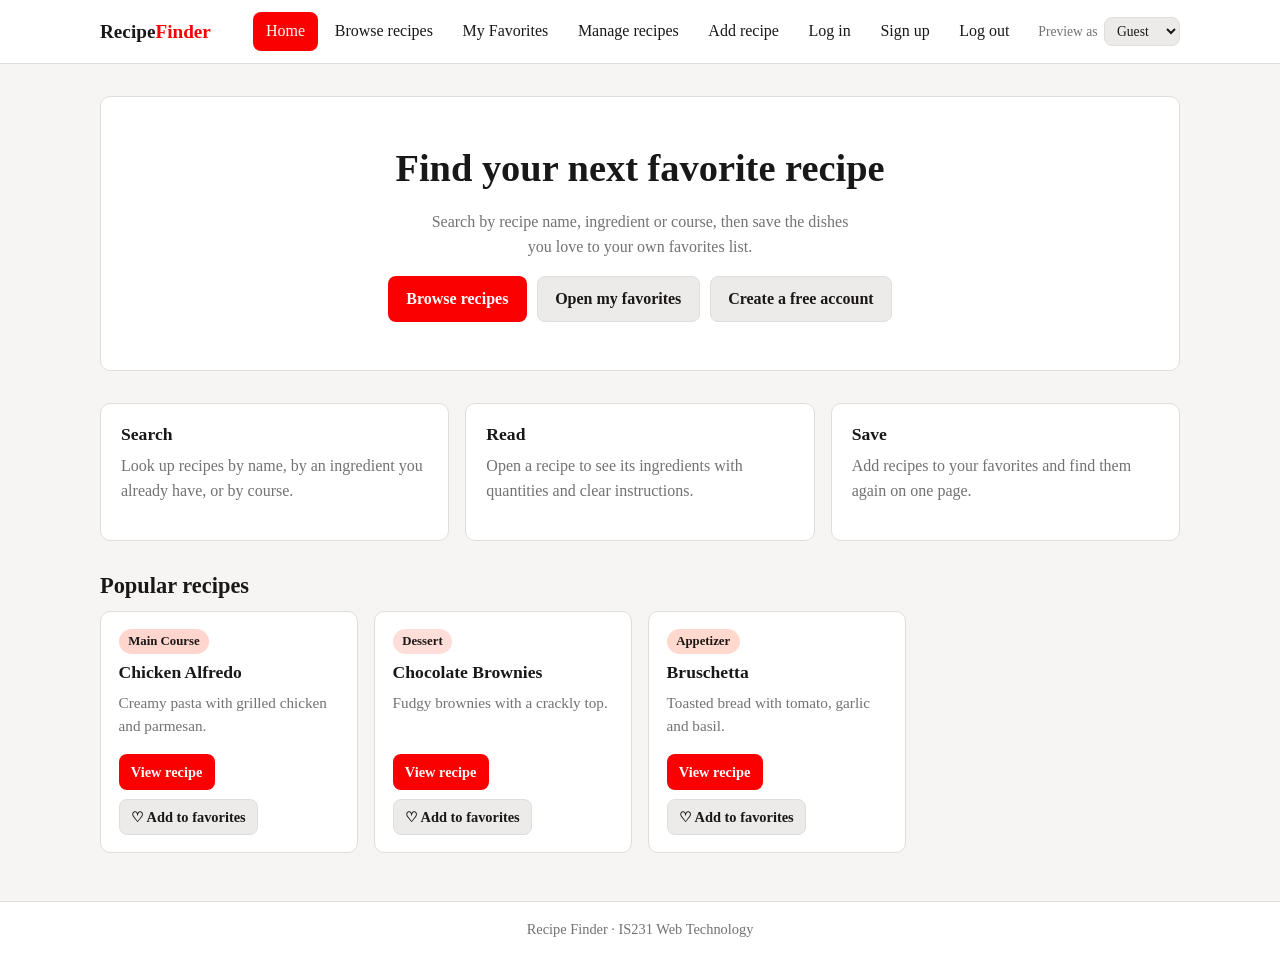
<file: index.html>
<!DOCTYPE html>
<html lang="en">
<head>
    <meta charset="utf-8">
    <meta name="viewport" content="width=device-width, initial-scale=1">
    <title>Home | Recipe Finder</title>
    <link rel="stylesheet" href="css/style.css">
</head>
<body data-default="guest">
    <header class="site-header">
        <div class="container header-row">
            <a class="brand" href="index.html">Recipe<span>Finder</span></a>
            <nav class="nav" aria-label="Main navigation">
                <a href="index.html" aria-current="page">Home</a> <!--data-roles="guest user admin"-->
                <a href="browse.html">Browse recipes</a> <!--data-roles="guest user admin"-->
                <a href="favorites.html">My Favorites</a> <!--data-roles="user"-->
                <a href="admin.html">Manage recipes</a> <!--data-roles="admin"-->
                <a href="recipe-form.html">Add recipe</a> <!--data-roles="admin"-->
                <a href="login.html">Log in</a> <!--data-roles="guest"-->
                <a href="signup.html">Sign up</a> <!--data-roles="guest"-->
                <a href="index.html" data-logout>Log out</a> <!--data-roles="user admin"-->
            </nav>
            <div class="role-switch"><label for="role-select" style="margin:0;font-weight:400">Preview as</label>
                <select id="role-select">
                    <option value="guest">Guest</option>
                    <option value="user">User</option>
                    <option value="admin">Admin</option>
                </select>
            </div>
        </div>
    </header>
    <main class="container">
        <section class="hero">
            <h1>Find your next favorite recipe</h1>
            <p>Search by recipe name, ingredient or course, then save the dishes you love to your own favorites list.
            </p>
            <div class="actions">
                <a class="btn" href="browse.html">Browse recipes</a>
                <a class="btn btn-secondary" href="favorites.html" data-roles="user">Open my favorites</a>
                <a class="btn btn-secondary" href="signup.html" data-roles="guest">Create a free account</a>
            </div>
        </section>
        <section class="steps" aria-label="How it works">
            <div class="panel">
                <h3>Search</h3>
                <p class="muted">Look up recipes by name, by an ingredient you already have, or by course.</p>
            </div>
            <div class="panel">
                <h3>Read</h3>
                <p class="muted">Open a recipe to see its ingredients with quantities and clear instructions.</p>
            </div>
            <div class="panel">
                <h3>Save</h3>
                <p class="muted">Add recipes to your favorites and find them again on one page.</p>
            </div>
        </section>
        <h2>Popular recipes</h2>
        <div class="grid">
            <article class="recipe-card" data-name="chicken alfredo" data-course="Main Course"
                data-ingredients="chicken, pasta, cream, parmesan, butter">
                <span class="badge badge-main">Main Course</span>
                <h3>Chicken Alfredo</h3>
                <p>Creamy pasta with grilled chicken and parmesan.</p>
                <div class="actions"><a class="btn btn-sm" href="recipe.html">View recipe</a>
                    <button class="btn btn-sm btn-secondary" type="button" data-fav aria-pressed="false">♡ Add to
                        favorites</button>
                </div>
            </article>
            <article class="recipe-card" data-name="chocolate brownies" data-course="Dessert"
                data-ingredients="chocolate, butter, sugar, eggs, flour">
                <span class="badge badge-dessert">Dessert</span>
                <h3>Chocolate Brownies</h3>
                <p>Fudgy brownies with a crackly top.</p>
                <div class="actions"><a class="btn btn-sm" href="recipe.html">View recipe</a>
                    <button class="btn btn-sm btn-secondary" type="button" data-fav aria-pressed="false">♡ Add to
                        favorites</button>
                </div>
            </article>
            <article class="recipe-card" data-name="bruschetta" data-course="Appetizer"
                data-ingredients="bread, tomato, garlic, basil, olive oil">
                <span class="badge badge-appetizer">Appetizer</span>
                <h3>Bruschetta</h3>
                <p>Toasted bread with tomato, garlic and basil.</p>
                <div class="actions"><a class="btn btn-sm" href="recipe.html">View recipe</a>
                    <button class="btn btn-sm btn-secondary" type="button" data-fav aria-pressed="false">♡ Add to
                        favorites</button>
                </div>
            </article>
        </div>
    </main>
    <footer class="site-footer">
        <div class="container" style="text-align: center;">Recipe Finder &middot; IS231 Web Technology</div>
    </footer>
    <script src="js/app.js"></script>
</body>
</html>
</file>
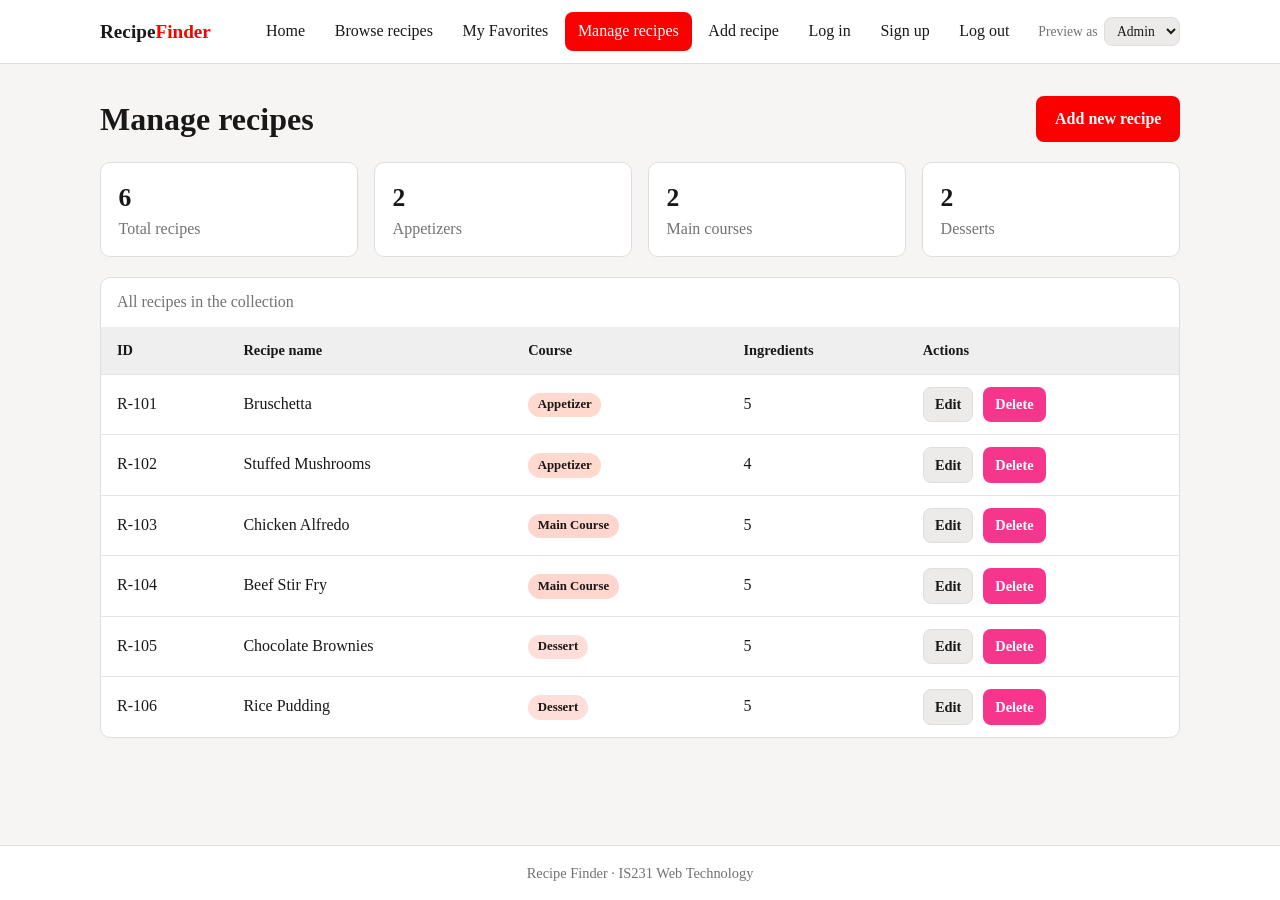
<file: admin.html>
<!DOCTYPE html>
<html lang="en">
<head>
    <meta charset="utf-8">
    <meta name="viewport" content="width=device-width, initial-scale=1">
    <title>Manage recipes | Recipe Finder</title>
    <link rel="stylesheet" href="css/style.css">
</head>
<body data-default="admin" data-needs="admin">
    <header class="site-header">
        <div class="container header-row">
            <a class="brand" href="index.html">Recipe<span>Finder</span></a>
            <nav class="nav" aria-label="Main navigation">
                <a href="index.html">Home</a> <!--data-roles="guest user admin"-->
                <a href="browse.html">Browse recipes</a> <!--data-roles="guest user admin"-->
                <a href="favorites.html">My Favorites</a> <!--data-roles="user"-->
                <a href="admin.html" aria-current="page">Manage recipes</a> <!--data-roles="admin"-->
                <a href="recipe-form.html">Add recipe</a> <!--data-roles="admin"-->
                <a href="login.html">Log in</a> <!--data-roles="guest"-->
                <a href="signup.html">Sign up</a> <!--data-roles="guest"-->
                <a href="index.html" data-logout>Log out</a> <!--data-roles="user admin"-->
            </nav>
            <div class="role-switch"><label for="role-select" style="margin:0;font-weight:400">Preview as</label>
                <select id="role-select">
                    <option value="guest">Guest</option>
                    <option value="user">User</option>
                    <option value="admin">Admin</option>
                </select>
            </div>
        </div>
    </header>
    <main class="container">
        <div class="page-head">
            <h1>Manage recipes</h1><a class="btn" href="recipe-form.html">Add new recipe</a>
        </div>
        <div class="stats">
            <div class="panel"><strong id="admin-count">6</strong><span class="muted">Total recipes</span></div>
            <div class="panel"><strong>2</strong><span class="muted">Appetizers</span></div>
            <div class="panel"><strong>2</strong><span class="muted">Main courses</span></div>
            <div class="panel"><strong>2</strong><span class="muted">Desserts</span></div>
        </div>
        <div id="admin-msg" class="alert alert-success" role="status" hidden></div>
        <div id="confirm-box" class="alert alert-danger" tabindex="-1" role="alertdialog" hidden>
            <p><strong>Delete &ldquo;<span id="confirm-name"></span>&rdquo;?</strong> This cannot be undone.</p>
            <div class="actions"><button id="confirm-yes" class="btn btn-sm btn-danger" type="button">Yes,
                    delete</button><button id="confirm-no" class="btn btn-sm btn-secondary"
                    type="button">Cancel</button></div>
        </div>
        <div class="table-wrap">
            <table>
                <caption class="muted" style="text-align:left;padding:.75rem 1rem; user-select: none;">All recipes in
                    the collection
                </caption>
                <thead>
                    <tr>
                        <th scope="col">ID</th>
                        <th scope="col">Recipe name</th>
                        <th scope="col">Course</th>
                        <th scope="col">Ingredients</th>
                        <th scope="col">Actions</th>
                    </tr>
                </thead>
                <tbody id="admin-rows">
                    <tr data-name="Bruschetta">
                        <td>R-101</td>
                        <td>Bruschetta</td>
                        <td><span class="badge badge-appetizer">Appetizer</span></td>
                        <td>5</td>
                        <td>
                            <div class="actions"><a class="btn btn-sm btn-secondary"
                                    href="recipe-form.html?mode=edit">Edit</a><button class="btn btn-sm btn-danger"
                                    type="button" data-delete>Delete</button></div>
                        </td>
                    </tr>
                    <tr data-name="Stuffed Mushrooms">
                        <td>R-102</td>
                        <td>Stuffed Mushrooms</td>
                        <td><span class="badge badge-appetizer">Appetizer</span></td>
                        <td>4</td>
                        <td>
                            <div class="actions"><a class="btn btn-sm btn-secondary"
                                    href="recipe-form.html?mode=edit">Edit</a><button class="btn btn-sm btn-danger"
                                    type="button" data-delete>Delete</button></div>
                        </td>
                    </tr>
                    <tr data-name="Chicken Alfredo">
                        <td>R-103</td>
                        <td>Chicken Alfredo</td>
                        <td><span class="badge badge-main">Main Course</span></td>
                        <td>5</td>
                        <td>
                            <div class="actions"><a class="btn btn-sm btn-secondary"
                                    href="recipe-form.html?mode=edit">Edit</a><button class="btn btn-sm btn-danger"
                                    type="button" data-delete>Delete</button></div>
                        </td>
                    </tr>
                    <tr data-name="Beef Stir Fry">
                        <td>R-104</td>
                        <td>Beef Stir Fry</td>
                        <td><span class="badge badge-main">Main Course</span></td>
                        <td>5</td>
                        <td>
                            <div class="actions"><a class="btn btn-sm btn-secondary"
                                    href="recipe-form.html?mode=edit">Edit</a><button class="btn btn-sm btn-danger"
                                    type="button" data-delete>Delete</button></div>
                        </td>
                    </tr>
                    <tr data-name="Chocolate Brownies">
                        <td>R-105</td>
                        <td>Chocolate Brownies</td>
                        <td><span class="badge badge-dessert">Dessert</span></td>
                        <td>5</td>
                        <td>
                            <div class="actions"><a class="btn btn-sm btn-secondary"
                                    href="recipe-form.html?mode=edit">Edit</a><button class="btn btn-sm btn-danger"
                                    type="button" data-delete>Delete</button></div>
                        </td>
                    </tr>
                    <tr data-name="Rice Pudding">
                        <td>R-106</td>
                        <td>Rice Pudding</td>
                        <td><span class="badge badge-dessert">Dessert</span></td>
                        <td>5</td>
                        <td>
                            <div class="actions"><a class="btn btn-sm btn-secondary"
                                    href="recipe-form.html?mode=edit">Edit</a><button class="btn btn-sm btn-danger"
                                    type="button" data-delete>Delete</button></div>
                        </td>
                    </tr>
                </tbody>
            </table>
        </div>
        <div id="admin-empty" class="empty" hidden>
            <h2>No recipes yet</h2>
            <p class="muted">Add your first recipe to start the collection.</p><a class="btn"
                href="recipe-form.html">Add new recipe</a>
        </div>
    </main>
    <footer class="site-footer">
        <div class="container" style="text-align: center;">Recipe Finder &middot; IS231 Web Technology</div>
    </footer>
    <script src="js/app.js"></script>
</body>
</html>
</file>
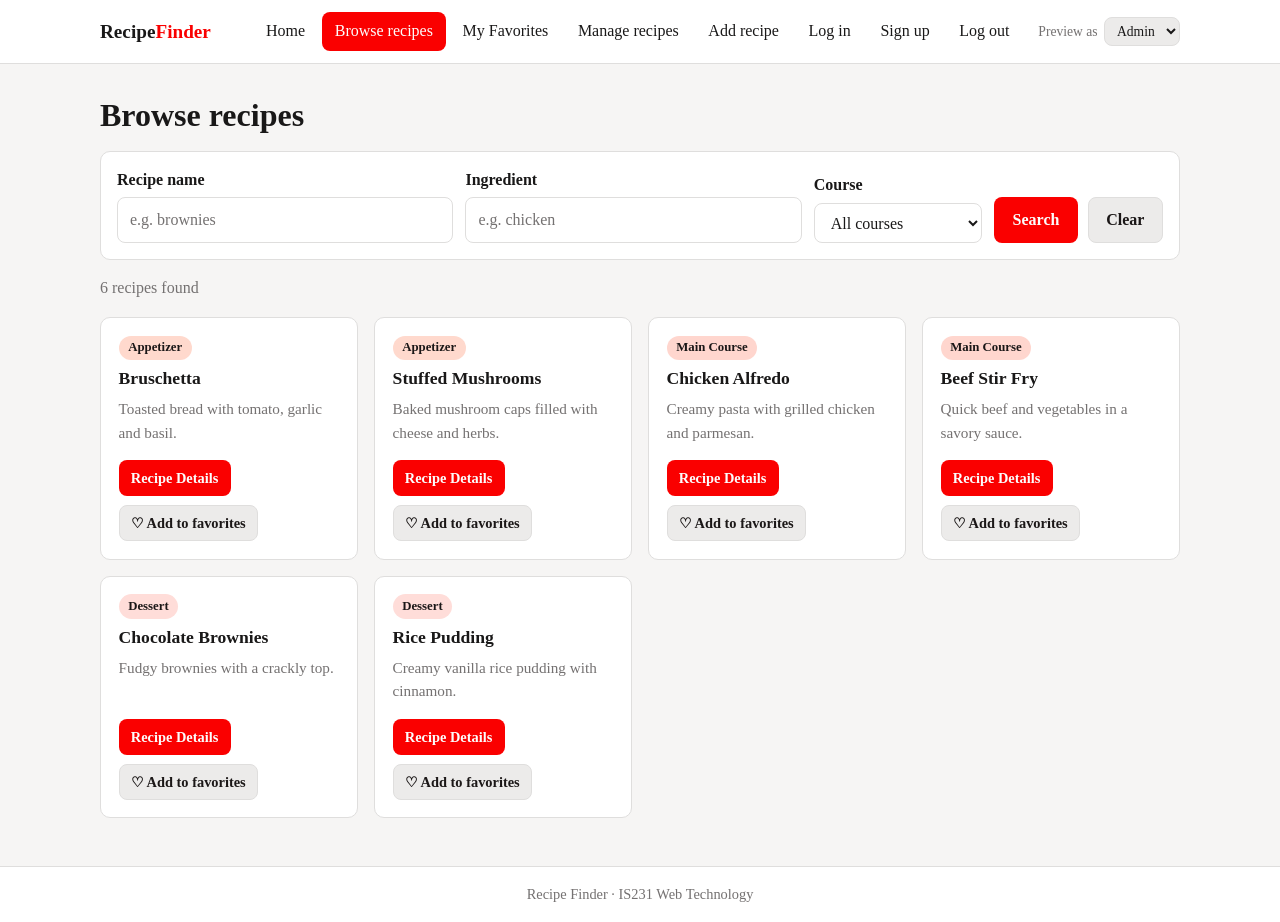
<file: browse.html>
<!DOCTYPE html>
<html lang="en">
<head>
    <meta charset="utf-8">
    <meta name="viewport" content="width=device-width, initial-scale=1">
    <title>Browse recipes | Recipe Finder</title>
    <link rel="stylesheet" href="css/style.css">
</head>
<body data-default="guest">
    <header class="site-header">
        <div class="container header-row">
            <a class="brand" href="index.html">Recipe<span>Finder</span></a>
            <nav class="nav" aria-label="Main navigation">
                <a href="index.html">Home</a> <!--data-roles="guest user admin"-->
                <a href="browse.html" aria-current="page">Browse recipes</a> <!--data-roles="guest user admin"-->
                <a href="favorites.html">My Favorites</a> <!--data-roles="user"-->
                <a href="admin.html">Manage recipes</a> <!--data-roles="admin"-->
                <a href="recipe-form.html">Add recipe</a> <!--data-roles="admin"-->
                <a href="login.html">Log in</a> <!--data-roles="guest"-->
                <a href="signup.html">Sign up</a> <!--data-roles="guest"-->
                <a href="index.html" data-logout>Log out</a> <!--data-roles="user admin"-->
            </nav>
            <div class="role-switch"><label for="role-select" style="margin:0;font-weight:400">Preview as</label>
                <select id="role-select">
                    <option value="guest">Guest</option>
                    <option value="user">User</option>
                    <option value="admin">Admin</option>
                </select>
            </div>
        </div>
    </header>
    <main class="container">
        <h1>Browse recipes</h1>
        <form id="search-form" class="search-bar" role="search" action="#">
            <div class="field"><label for="q">Recipe name</label><input id="q" name="recipe" type="search"
                    placeholder="e.g. brownies"></div>
            <div class="field"><label for="ing">Ingredient</label><input id="ing" name="ingredient" type="search"
                    placeholder="e.g. chicken"></div>
            <div class="field"><label for="course">Course</label><select id="course" name="course">
                    <option value="">All courses</option>
                    <option>Appetizer</option>
                    <option>Main Course</option>
                    <option>Dessert</option>
                </select></div>
            <div class="actions"><button class="btn" type="submit">Search</button><button class="btn btn-secondary"
                    type="reset">Clear</button></div>
        </form>
        <div class="result-bar"><span id="result-count">6 recipes found</span><span data-roles="guest">Log in to save
                favorites.</span></div>
        <div class="grid">
            <article class="recipe-card" data-name="bruschetta" data-course="Appetizer"
                data-ingredients="bread, tomato, garlic, basil, olive oil">
                <span class="badge badge-appetizer">Appetizer</span>
                <h3>Bruschetta</h3>
                <p>Toasted bread with tomato, garlic and basil.</p>
                <div class="actions"><a class="btn btn-sm" href="recipe.html">Recipe Details</a>
                    <button class="btn btn-sm btn-secondary" type="button" data-fav aria-pressed="false">♡ Add to
                        favorites</button>
                </div>
            </article>
            <article class="recipe-card" data-name="stuffed mushrooms" data-course="Appetizer"
                data-ingredients="mushrooms, cream cheese, parsley, garlic">
                <span class="badge badge-appetizer">Appetizer</span>
                <h3>Stuffed Mushrooms</h3>
                <p>Baked mushroom caps filled with cheese and herbs.</p>
                <div class="actions"><a class="btn btn-sm" href="recipe.html">Recipe Details</a>
                    <button class="btn btn-sm btn-secondary" type="button" data-fav aria-pressed="false">♡ Add to
                        favorites</button>
                </div>
            </article>
            <article class="recipe-card" data-name="chicken alfredo" data-course="Main Course"
                data-ingredients="chicken, pasta, cream, parmesan, butter">
                <span class="badge badge-main">Main Course</span>
                <h3>Chicken Alfredo</h3>
                <p>Creamy pasta with grilled chicken and parmesan.</p>
                <div class="actions"><a class="btn btn-sm" href="recipe.html">Recipe Details</a>
                    <button class="btn btn-sm btn-secondary" type="button" data-fav aria-pressed="false">♡ Add to
                        favorites</button>
                </div>
            </article>
            <article class="recipe-card" data-name="beef stir fry" data-course="Main Course"
                data-ingredients="beef, bell pepper, soy sauce, ginger, rice">
                <span class="badge badge-main">Main Course</span>
                <h3>Beef Stir Fry</h3>
                <p>Quick beef and vegetables in a savory sauce.</p>
                <div class="actions"><a class="btn btn-sm" href="recipe.html">Recipe Details</a>
                    <button class="btn btn-sm btn-secondary" type="button" data-fav aria-pressed="false">♡ Add to
                        favorites</button>
                </div>
            </article>
            <article class="recipe-card" data-name="chocolate brownies" data-course="Dessert"
                data-ingredients="chocolate, butter, sugar, eggs, flour">
                <span class="badge badge-dessert">Dessert</span>
                <h3>Chocolate Brownies</h3>
                <p>Fudgy brownies with a crackly top.</p>
                <div class="actions"><a class="btn btn-sm" href="recipe.html">Recipe Details</a>
                    <button class="btn btn-sm btn-secondary" type="button" data-fav aria-pressed="false">♡ Add to
                        favorites</button>
                </div>
            </article>
            <article class="recipe-card" data-name="rice pudding" data-course="Dessert"
                data-ingredients="rice, milk, sugar, vanilla, cinnamon">
                <span class="badge badge-dessert">Dessert</span>
                <h3>Rice Pudding</h3>
                <p>Creamy vanilla rice pudding with cinnamon.</p>
                <div class="actions"><a class="btn btn-sm" href="recipe.html">Recipe Details</a>
                    <button class="btn btn-sm btn-secondary" type="button" data-fav aria-pressed="false">♡ Add to
                        favorites</button>
                </div>
            </article>
        </div>
        <div id="empty-state" class="empty" hidden>
            <h2>No recipes found</h2>
            <p class="muted">Try a different name or ingredient, or choose all courses.</p>
        </div>
    </main>
    <footer class="site-footer">
        <div class="container" style="text-align: center;">Recipe Finder &middot; IS231 Web Technology</div>
    </footer>
    <script src="js/app.js"></script>
</body>
</html>
</file>
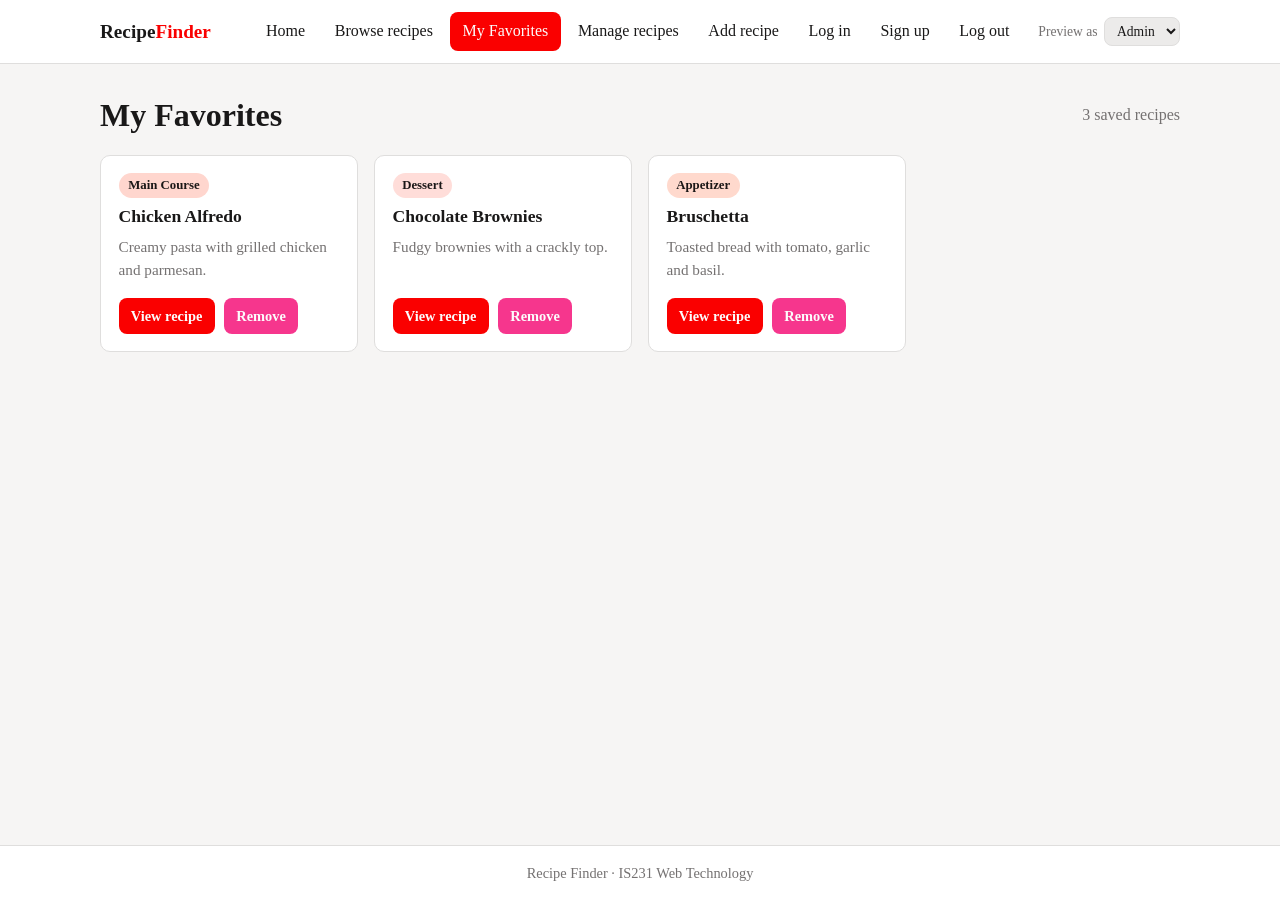
<file: favorites.html>
<!DOCTYPE html>
<html lang="en">
<head>
    <meta charset="utf-8">
    <meta name="viewport" content="width=device-width, initial-scale=1">
    <title>My Favorites | Recipe Finder</title>
    <link rel="stylesheet" href="css/style.css">
</head>
<body data-default="user" data-needs="user">
    <header class="site-header">
        <div class="container header-row">
            <a class="brand" href="index.html">Recipe<span>Finder</span></a>
            <nav class="nav" aria-label="Main navigation">
                <a href="index.html">Home</a> <!--data-roles="guest user admin"-->
                <a href="browse.html">Browse recipes</a> <!--data-roles="guest user admin"-->
                <a href="favorites.html" aria-current="page">My Favorites</a> <!--data-roles="user"-->
                <a href="admin.html">Manage recipes</a> <!--data-roles="admin"-->
                <a href="recipe-form.html">Add recipe</a> <!--data-roles="admin"-->
                <a href="login.html">Log in</a> <!--data-roles="guest"-->
                <a href="signup.html">Sign up</a> <!--data-roles="guest"-->
                <a href="index.html" data-logout>Log out</a> <!--data-roles="user admin"-->
            </nav>
            <div class="role-switch"><label for="role-select" style="margin:0;font-weight:400">Preview as</label>
                <select id="role-select">
                    <option value="guest">Guest</option>
                    <option value="user">User</option>
                    <option value="admin">Admin</option>
                </select>
            </div>
        </div>
    </header>
    <main class="container">
        <div class="page-head">
            <h1>My Favorites</h1><span id="fav-count" class="muted">3 saved recipes</span>
        </div>
        <!-- <div id="fav-msg" class="alert alert-success" role="status" hidden></div> -->
        <div id="fav-list" class="grid">
            <article class="recipe-card"><span class="badge badge-main">Main Course</span>
                <h3>Chicken Alfredo</h3>
                <p>Creamy pasta with grilled chicken and parmesan.</p>
                <div class="actions"><a class="btn btn-sm" href="recipe.html">View recipe</a><button
                        class="btn btn-sm btn-danger" type="button" data-remove>Remove</button></div>
            </article>
            <article class="recipe-card"><span class="badge badge-dessert">Dessert</span>
                <h3>Chocolate Brownies</h3>
                <p>Fudgy brownies with a crackly top.</p>
                <div class="actions"><a class="btn btn-sm" href="recipe.html">View recipe</a><button
                        class="btn btn-sm btn-danger" type="button" data-remove>Remove</button></div>
            </article>
            <article class="recipe-card"><span class="badge badge-appetizer">Appetizer</span>
                <h3>Bruschetta</h3>
                <p>Toasted bread with tomato, garlic and basil.</p>
                <div class="actions"><a class="btn btn-sm" href="recipe.html">View recipe</a><button
                        class="btn btn-sm btn-danger" type="button" data-remove>Remove</button></div>
            </article>
        </div>
        <div id="fav-empty" class="empty" hidden>
            <h2>No favorites yet</h2>
            <p class="muted">Browse recipes and tap &ldquo;Add to favorites&rdquo; to save them here.</p><a class="btn"
                href="browse.html">Browse recipes</a>
        </div>
    </main>
    <footer class="site-footer">
        <div class="container" style="text-align: center;">Recipe Finder &middot; IS231 Web Technology</div>
    </footer>
    <script src="js/app.js"></script>
</body>
</html>
</file>
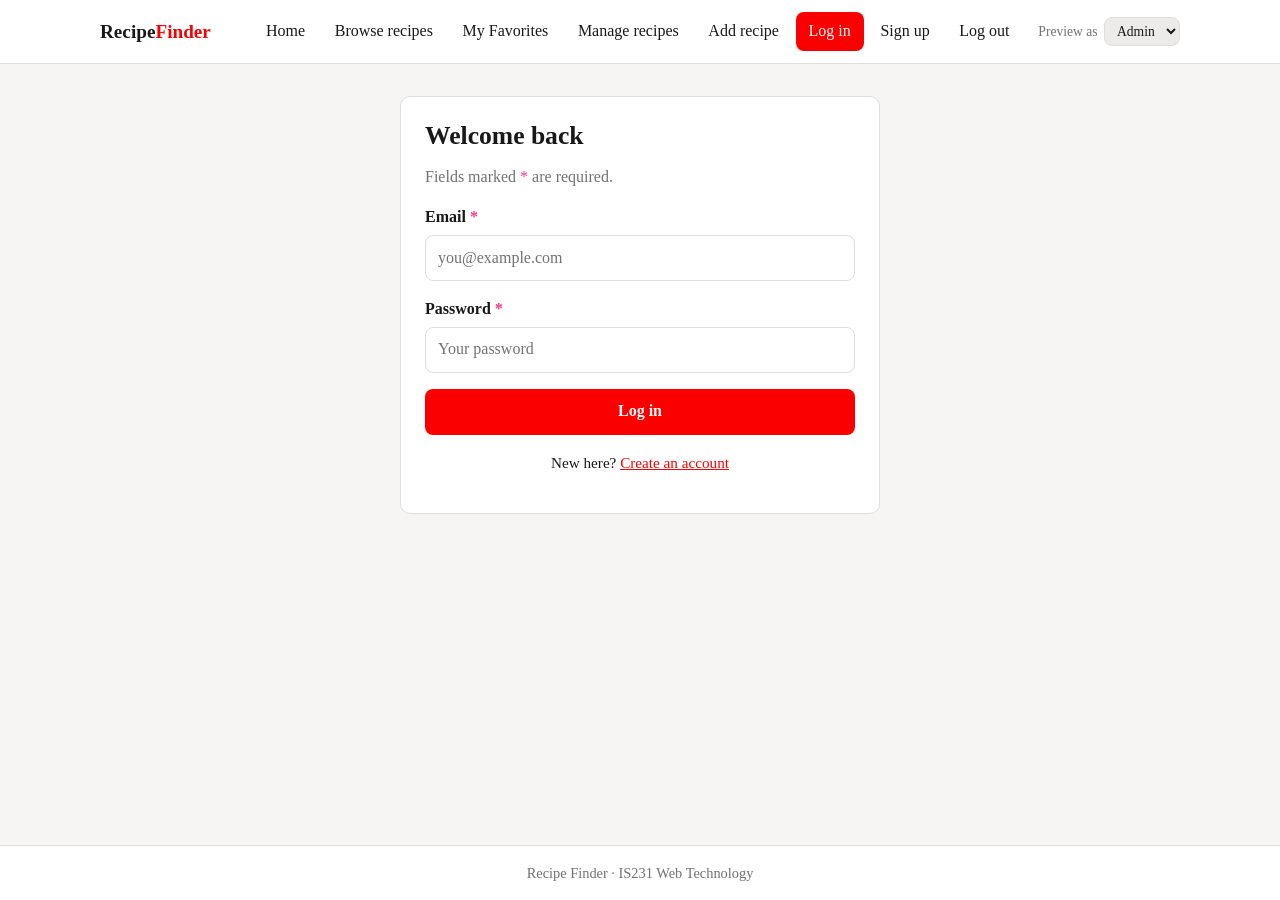
<file: login.html>
<!DOCTYPE html>
<html lang="en">
<head>
    <meta charset="utf-8">
    <meta name="viewport" content="width=device-width, initial-scale=1">
    <title>Log in | Recipe Finder</title>
    <link rel="stylesheet" href="css/style.css">
</head>
<body data-default="guest">
    <header class="site-header">
        <div class="container header-row">
            <a class="brand" href="index.html">Recipe<span>Finder</span></a>
            <nav class="nav" aria-label="Main navigation">
                <a href="index.html">Home</a> <!--data-roles="guest user admin"-->
                <a href="browse.html">Browse recipes</a> <!--data-roles="guest user admin"-->
                <a href="favorites.html">My Favorites</a> <!--data-roles="user"-->
                <a href="admin.html">Manage recipes</a> <!--data-roles="admin"-->
                <a href="recipe-form.html">Add recipe</a> <!--data-roles="admin"-->
                <a href="login.html" aria-current="page">Log in</a> <!--data-roles="guest"-->
                <a href="signup.html">Sign up</a> <!--data-roles="guest"-->
                <a href="index.html" data-logout>Log out</a> <!--data-roles="user admin"-->
            </nav>
            <div class="role-switch"><label for="role-select" style="margin:0;font-weight:400">Preview as</label>
                <select id="role-select">
                    <option value="guest">Guest</option>
                    <option value="user">User</option>
                    <option value="admin">Admin</option>
                </select>
            </div>
        </div>
    </header>
    <main class="container">
        <form class="card-form" data-auth action="#" novalidate>
            <h1>Welcome back</h1>
            <p class="muted">Fields marked <span class="req">*</span> are required.</p>
            <div class="alert alert-danger" hidden>Incorrect email or password. Please try again.</div>
            <div class="field"><label for="email">Email <span class="req">*</span></label><input id="email" name="email"
                    type="email" autocomplete="email" placeholder="you@example.com" required></div>
            <div class="field"><label for="pw">Password <span class="req">*</span></label><input id="pw" name="password"
                    type="password" autocomplete="current-password" placeholder="Your password" required></div>
            <!-- <div class="field"><label for="acc">Log in as <span class="req">*</span></label><select id="acc"
                    name="account" required>
                    <option value="user">User</option>
                    <option value="admin">Administrator</option>
                </select></div> -->
            <!-- <div class="field"><label class="check"><input type="checkbox" name="remember"> Keep me logged in</label>
            </div> -->
            <button class="btn" type="submit" style="width:100%">Log in</button>
            <p class="form-foot">New here? <a href="signup.html">Create an account</a></p>
        </form>
    </main>
    <footer class="site-footer">
        <div class="container" style="text-align: center;">Recipe Finder &middot; IS231 Web Technology</div>
    </footer>
    <script src="js/app.js"></script>
</body>
</html>
</file>
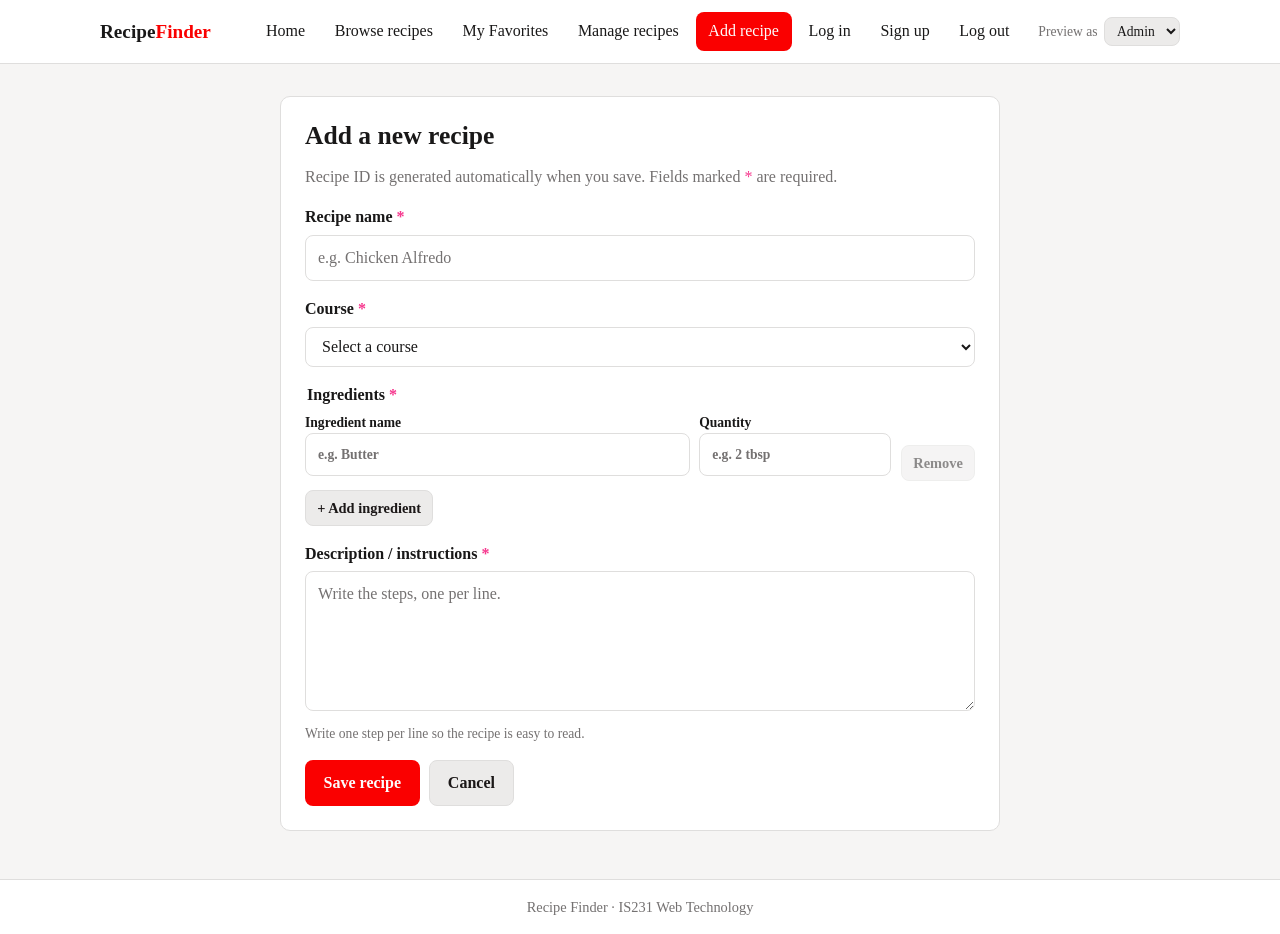
<file: recipe-form.html>
<!DOCTYPE html>
<html lang="en">
<head>
    <meta charset="utf-8">
    <meta name="viewport" content="width=device-width, initial-scale=1">
    <title>Add recipe | Recipe Finder</title>
    <link rel="stylesheet" href="css/style.css">
</head>
<body data-default="admin" data-needs="admin">
    <header class="site-header">
        <div class="container header-row">
            <a class="brand" href="index.html">Recipe<span>Finder</span></a>
            <nav class="nav" aria-label="Main navigation">
                <a href="index.html">Home</a> <!--data-roles="guest user admin"-->
                <a href="browse.html">Browse recipes</a> <!--data-roles="guest user admin"-->
                <a href="favorites.html">My Favorites</a> <!--data-roles="user"-->
                <a href="admin.html">Manage recipes</a> <!--data-roles="admin"-->
                <a href="recipe-form.html" aria-current="page">Add recipe</a> <!--data-roles="admin"-->
                <a href="login.html">Log in</a> <!--data-roles="guest"-->
                <a href="signup.html">Sign up</a> <!--data-roles="guest"-->
                <a href="index.html" data-logout>Log out</a> <!--data-roles="user admin"-->
            </nav>
            <div class="role-switch"><label for="role-select" style="margin:0;font-weight:400">Preview as</label>
                <select id="role-select">
                    <option value="guest">Guest</option>
                    <option value="user">User</option>
                    <option value="admin">Admin</option>
                </select>
            </div>
        </div>
    </header>
    <main class="container">
        <form id="recipe-form" class="card-form wide" action="#" novalidate>
            <h1 id="form-title">Add a new recipe</h1>
            <p class="muted" id="form-id">Recipe ID is generated automatically when you save. Fields marked <span
                    class="req">*</span> are required.</p>
            <div id="form-msg" class="alert alert-success" role="status" hidden></div>
            <div class="field"><label for="rname">Recipe name <span class="req">*</span></label><input id="rname"
                    name="name" type="text" placeholder="e.g. Chicken Alfredo" required></div>
            <div class="field"><label for="rcourse">Course <span class="req">*</span></label><select id="rcourse"
                    name="course" required>
                    <option value="" selected disabled>Select a course</option>
                    <option>Appetizer</option>
                    <option>Main Course</option>
                    <option>Dessert</option>
                </select></div>
            <fieldset style="border:0;padding:0;margin:0 0 1rem">
                <legend class="label">Ingredients <span class="req">*</span></legend>
                <div id="ing-rows">
                    <div class="ing-row">
                        <div><label>Ingredient name<input name="ing_name[]" type="text" placeholder="e.g. Butter"
                                    required></label></div>
                        <div><label>Quantity<input name="ing_qty[]" type="text" placeholder="e.g. 2 tbsp"
                                    required></label></div>
                        <button class="btn btn-sm btn-secondary rm" type="button"
                            aria-label="Remove ingredient row">Remove</button>
                    </div>
                </div>
                <button id="add-ing" class="btn btn-sm btn-secondary" type="button">+ Add ingredient</button>
            </fieldset>
            <div class="field"><label for="rdesc">Description / instructions <span class="req">*</span></label><textarea
                    id="rdesc" name="description" placeholder="Write the steps, one per line." required></textarea>
                <p class="hint">Write one step per line so the recipe is easy to read.</p>
            </div>
            <div class="actions"><button class="btn" type="submit">Save recipe</button><a
                    class="btn btn-secondary">Cancel</a></div>
        </form>
    </main>
    <footer class="site-footer">
        <div class="container" style="text-align: center;">Recipe Finder &middot; IS231 Web Technology</div>
    </footer>
    <script src="js/app.js"></script>
</body>
</html>
</file>
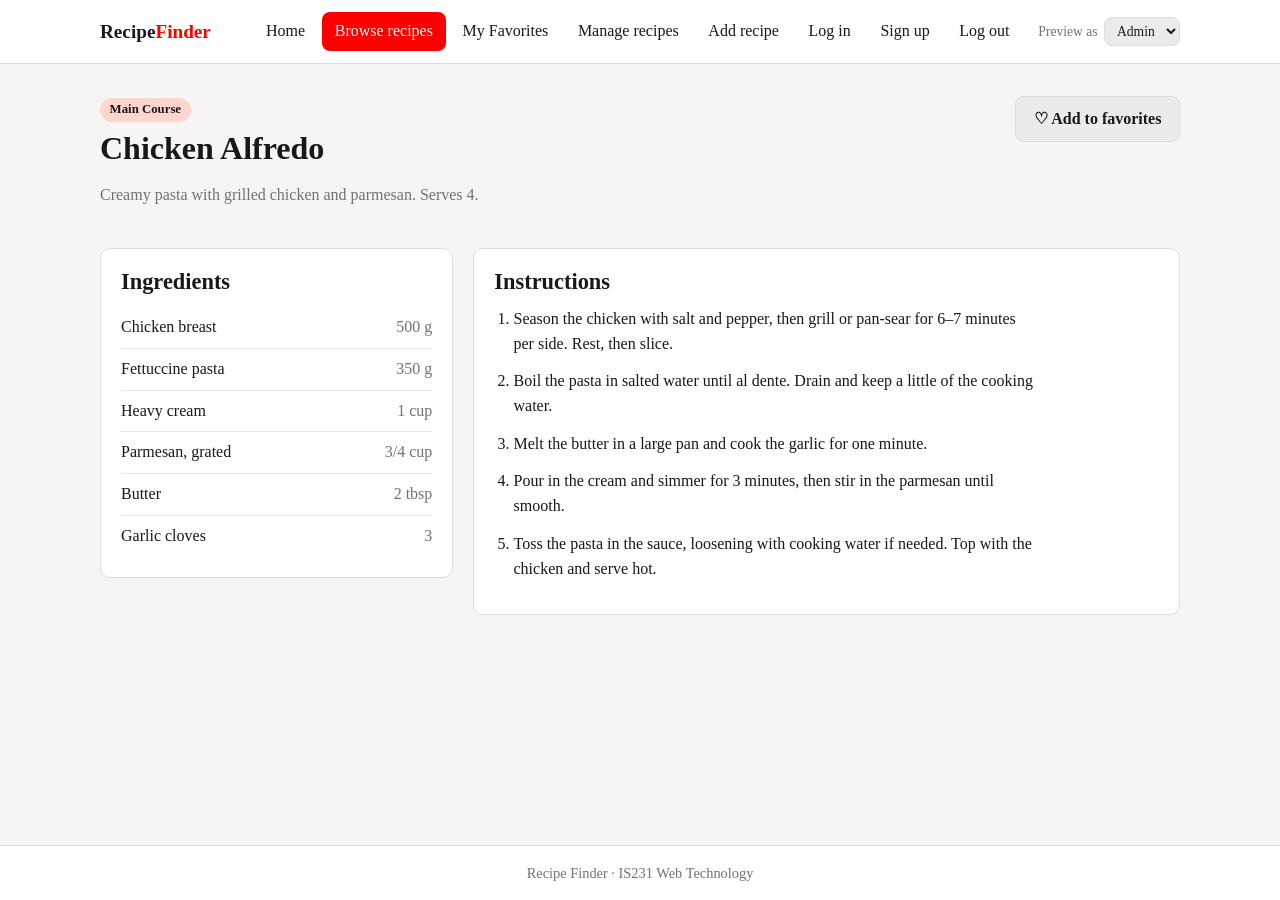
<file: recipe.html>
<!DOCTYPE html>
<html lang="en">
<head>
    <meta charset="utf-8">
    <meta name="viewport" content="width=device-width, initial-scale=1">
    <title>Chicken Alfredo | Recipe Finder</title>
    <link rel="stylesheet" href="css/style.css">
</head>
<body data-default="guest">
    <header class="site-header">
        <div class="container header-row">
            <a class="brand" href="index.html">Recipe<span>Finder</span></a>
            <nav class="nav" aria-label="Main navigation">
                <a href="index.html">Home</a> <!--data-roles="guest user admin"-->
                <a href="browse.html" aria-current="page">Browse recipes</a> <!--data-roles="guest user admin"-->
                <a href="favorites.html">My Favorites</a> <!--data-roles="user"-->
                <a href="admin.html">Manage recipes</a> <!--data-roles="admin"-->
                <a href="recipe-form.html">Add recipe</a> <!--data-roles="admin"-->
                <a href="login.html">Log in</a> <!--data-roles="guest"-->
                <a href="signup.html">Sign up</a> <!--data-roles="guest"-->
                <a href="index.html" data-logout>Log out</a> <!--data-roles="user admin"-->
            </nav>
            <div class="role-switch"><label for="role-select" style="margin:0;font-weight:400">Preview as</label>
                <select id="role-select">
                    <option value="guest">Guest</option>
                    <option value="user">User</option>
                    <option value="admin">Admin</option>
                </select>
            </div>
        </div>
    </header>
    <main class="container">
        <div class="detail-head">
            <div><span class="badge badge-main">Main Course</span>
                <h1 style="margin-top:.4rem">Chicken Alfredo</h1>
                <p class="muted">Creamy pasta with grilled chicken and parmesan. Serves 4.</p>
            </div>
            <div class="actions">
                <button class="btn btn-secondary" type="button" data-fav aria-pressed="false" data-roles="user admin">♡
                    Add to favorites</button>
            </div>
        </div>
        <div class="detail-grid">
            <section class="panel" aria-labelledby="ing-h">
                <h2 id="ing-h">Ingredients</h2>
                <ul class="ing-list">
                    <li><span>Chicken breast</span><span class="muted">500 g</span></li>
                    <li><span>Fettuccine pasta</span><span class="muted">350 g</span></li>
                    <li><span>Heavy cream</span><span class="muted">1 cup</span></li>
                    <li><span>Parmesan, grated</span><span class="muted">3/4 cup</span></li>
                    <li><span>Butter</span><span class="muted">2 tbsp</span></li>
                    <li><span>Garlic cloves</span><span class="muted">3</span></li>
                </ul>
            </section>
            <section class="panel" aria-labelledby="ins-h" style="height: stretch;">
                <h2 id="ins-h">Instructions</h2>
                <ol class="method">
                    <li>Season the chicken with salt and pepper, then grill or pan-sear for 6&ndash;7 minutes per side.
                        Rest, then slice.</li>
                    <li>Boil the pasta in salted water until al dente. Drain and keep a little of the cooking water.
                    </li>
                    <li>Melt the butter in a large pan and cook the garlic for one minute.</li>
                    <li>Pour in the cream and simmer for 3 minutes, then stir in the parmesan until smooth.</li>
                    <li>Toss the pasta in the sauce, loosening with cooking water if needed. Top with the chicken and
                        serve hot.</li>
                </ol>
            </section>
        </div>
    </main>
    <footer class="site-footer">
        <div class="container" style="text-align: center;">Recipe Finder &middot; IS231 Web Technology</div>
    </footer>
    <script src="js/app.js"></script>
</body>
</html>
</file>
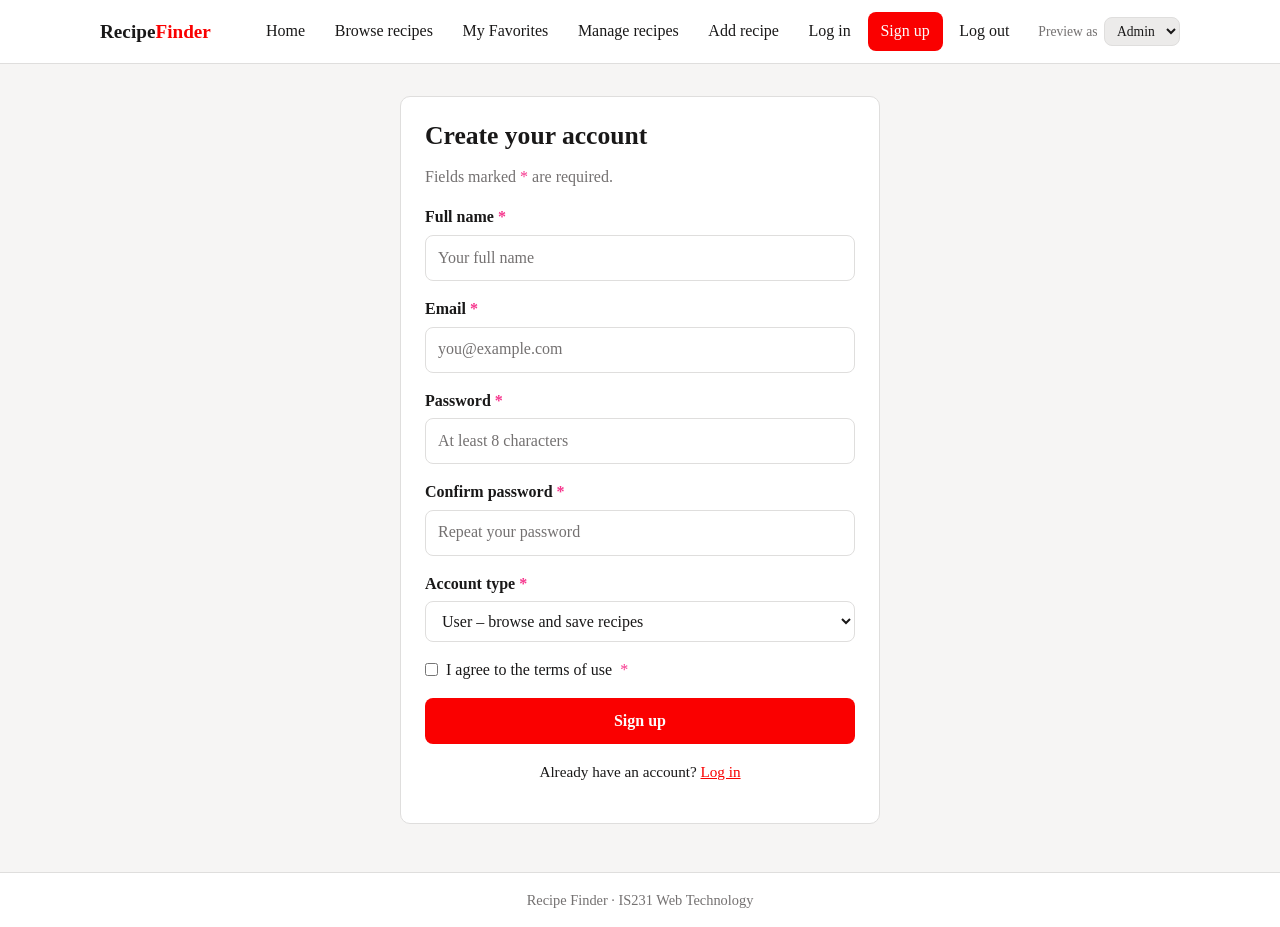
<file: signup.html>
<!DOCTYPE html>
<html lang="en">
<head>
    <meta charset="utf-8">
    <meta name="viewport" content="width=device-width, initial-scale=1">
    <title>Sign up | Recipe Finder</title>
    <link rel="stylesheet" href="css/style.css">
</head>
<body data-default="guest">
    <header class="site-header">
        <div class="container header-row">
            <a class="brand" href="index.html">Recipe<span>Finder</span></a>
            <nav class="nav" aria-label="Main navigation">
                <a href="index.html">Home</a> <!--data-roles="guest user admin"-->
                <a href="browse.html">Browse recipes</a> <!--data-roles="guest user admin"-->
                <a href="favorites.html">My Favorites</a> <!--data-roles="user"-->
                <a href="admin.html">Manage recipes</a> <!--data-roles="admin"-->
                <a href="recipe-form.html">Add recipe</a> <!--data-roles="admin"-->
                <a href="login.html">Log in</a> <!--data-roles="guest"-->
                <a href="signup.html" aria-current="page">Sign up</a> <!--data-roles="guest"-->
                <a href="index.html" data-logout>Log out</a> <!--data-roles="user admin"-->
            </nav>
            <div class="role-switch"><label for="role-select" style="margin:0;font-weight:400">Preview as</label>
                <select id="role-select">
                    <option value="guest">Guest</option>
                    <option value="user">User</option>
                    <option value="admin">Admin</option>
                </select>
            </div>
        </div>
    </header>
    <main class="container">
        <form class="card-form" data-auth action="#" novalidate>
            <h1>Create your account</h1>
            <p class="muted">Fields marked <span class="req">*</span> are required.</p>
            <div class="field"><label for="name">Full name <span class="req">*</span></label><input id="name"
                    name="fullname" type="text" autocomplete="name" placeholder="Your full name" required></div>
            <div class="field"><label for="email">Email <span class="req">*</span></label><input id="email" name="email"
                    type="email" autocomplete="email" placeholder="you@example.com" required></div>
            <div class="field"><label for="pw">Password <span class="req">*</span></label><input id="pw" name="password"
                    type="password" minlength="8" autocomplete="new-password" placeholder="At least 8 characters"
                    required></div>
            <div class="field"><label for="pw2">Confirm password <span class="req">*</span></label><input id="pw2"
                    name="confirm" type="password" autocomplete="new-password" placeholder="Repeat your password"
                    required></div>
            <div class="field"><label for="acc">Account type <span class="req">*</span></label><select id="acc"
                    name="account" required>
                    <option value="user">User &ndash; browse and save recipes</option>
                    <option value="admin">Administrator &ndash; manage recipes</option>
                </select></div>
            <div class="field"><label class="check"><input type="checkbox" name="terms" required> I agree to the terms
                    of use <span class="req">*</span></label></div>
            <button class="btn" type="submit" style="width:100%">Sign up</button>
            <p class="form-foot">Already have an account? <a href="login.html">Log in</a></p>
        </form>
    </main>
    <footer class="site-footer">
        <div class="container" style="text-align: center;">Recipe Finder &middot; IS231 Web Technology</div>
    </footer>
    <script src="js/app.js"></script>
</body>
</html>
</file>
<file: css/style.css>
:root {
  --accent: oklch(61.84% 0.2538 29.23);
  --accent-foreground: oklch(99.11% 0 0);
  --background: oklch(97.02% 0.0015 29.23);
  --border: oklch(90.00% 0.0015 29.23);
  --danger: oklch(65.32% 0.2335 358.79);
  --danger-foreground: oklch(99.11% 0 0);
  --default: oklch(94.00% 0.0015 29.23);
  --default-foreground: oklch(21.03% 0.0059 29.23);
  --field-background: oklch(100.00% 0.0008 29.23);
  --field-border: transparent;
  --field-foreground: oklch(21.03% 0.0015 29.23);
  --field-placeholder: oklch(55.17% 0.0030 29.23);
  --focus: oklch(61.84% 0.2538 29.23);
  --foreground: oklch(21.03% 0.0015 29.23);
  --muted: oklch(55.17% 0.0030 29.23);
  --overlay: oklch(100.00% 0.0004 29.23);
  --overlay-foreground: oklch(21.03% 0.0015 29.23);
  --scrollbar: oklch(87.10% 0.0015 29.23);
  --segment: oklch(100.00% 0.0015 29.23);
  --segment-foreground: oklch(21.03% 0.0015 29.23);
  --separator: oklch(92.00% 0.0015 29.23);
  --success: oklch(73.29% 0.1941 123.86);
  --success-foreground: oklch(21.03% 0.0059 123.86);
  --surface: oklch(100.00% 0.0008 29.23);
  --surface-foreground: oklch(21.03% 0.0015 29.23);
  --surface-secondary: oklch(95.24% 0.0012 29.23);
  --surface-secondary-foreground: oklch(21.03% 0.0015 29.23);
  --surface-tertiary: oklch(93.73% 0.0012 29.23);
  --surface-tertiary-foreground: oklch(21.03% 0.0015 29.23);
  --warning: oklch(78.19% 0.1590 45.38);
  --warning-foreground: oklch(21.03% 0.0059 45.38);
  --radius: 10px;
  --serif: Georgia, "Times New Roman", serif;
}

* {
  box-sizing: border-box;
}

html {
  scrollbar-color: var(--scrollbar) transparent
}

body {
  margin: 0;
  font: 16px/1.55 var(--serif);
  background: var(--background);
  color: var(--foreground);
  min-height: 100vh;
  display: flex;
  flex-direction: column
}

h1,
h2,
h3 {
  line-height: 1.2;
  margin: 0 0 .5em
}

h1 {
  font-size: 2rem
}

h2 {
  font-size: 1.4rem
}

h3 {
  font-size: 1.1rem
}

p {
  margin: 0 0 1em
}

a {
  color: var(--accent)
}

:focus-visible {
  outline: 3px solid var(--focus);
  outline-offset: 2px
}

.muted {
  color: var(--muted)
}

.container {
  width: min(1080px, 100% - 2rem);
  margin-inline: auto
}

main {
  flex: 1;
  padding: 2rem 0 3rem
}

/* header + nav */
.site-header {
  background: var(--surface);
  border-bottom: 1px solid var(--border)
}

.header-row {
  display: flex;
  align-items: center;
  gap: 1rem;
  flex-wrap: wrap;
  padding: .75rem 0
}

.brand {
  font-weight: 700;
  font-size: 1.2rem;
  color: var(--foreground);
  text-decoration: none;
  margin-right: auto
}

.brand span {
  color: var(--accent)
}

.nav {
  display: flex;
  gap: .25rem;
  flex-wrap: wrap;
  align-items: center
}

.nav a {
  color: var(--foreground);
  text-decoration: none;
  padding: .45rem .8rem;
  border-radius: 8px
}

.nav a:hover {
  background: var(--default)
}

.nav a[aria-current="page"] {
  background: var(--accent);
  color: var(--accent-foreground)
}

.role-switch {
  display: flex;
  align-items: center;
  gap: .4rem;
  font-size: .85rem;
  color: var(--muted)
}

.role-switch select {
  width: auto;
  padding: .3rem .5rem;
  background: var(--default)
}

[data-roles] {
  display: none
}

body[data-role="guest"] [data-roles~="guest"],
body[data-role="user"] [data-roles~="user"],
body[data-role="admin"] [data-roles~="admin"] {
  display: revert
}

body[data-role="guest"] .nav [data-roles~="guest"],
body[data-role="user"] .nav [data-roles~="user"],
body[data-role="admin"] .nav [data-roles~="admin"] {
  display: inline-block
}

.site-footer {
  border-top: 1px solid var(--border);
  background: var(--surface);
  padding: 1rem 0;
  color: var(--muted);
  font-size: .9rem
}

/* buttons */
.btn {
  display: inline-flex;
  align-items: center;
  justify-content: center;
  gap: .4rem;
  font: inherit;
  font-weight: 600;
  padding: .6rem 1.1rem;
  border-radius: 8px;
  border: 1px solid transparent;
  cursor: pointer;
  text-decoration: none;
  background: var(--accent);
  color: var(--accent-foreground)
}

.btn:hover {
  filter: brightness(.94)
}

.btn-secondary {
  background: var(--default);
  color: var(--default-foreground);
  border-color: var(--border)
}

.btn-danger {
  background: var(--danger);
  color: var(--danger-foreground)
}

.btn-sm {
  padding: .35rem .7rem;
  font-size: .9rem
}

.btn[disabled],
.btn[aria-disabled="true"] {
  opacity: .5;
  cursor: not-allowed
}

.btn.is-on {
  background: var(--success);
  color: var(--success-foreground)
}

/* forms */
label,
.label {
  display: block;
  font-weight: 600;
  margin-bottom: .3rem
}

.req {
  color: var(--danger)
}

.hint {
  font-size: .85rem;
  color: var(--muted);
  margin-top: .25rem
}

input,
select,
textarea {
  width: 100%;
  font: inherit;
  color: var(--field-foreground);
  background: var(--field-background);
  border: 1px solid var(--border);
  border-radius: 8px;
  padding: .6rem .75rem
}

input::placeholder,
textarea::placeholder {
  color: var(--field-placeholder)
}

input[type=checkbox] {
  width: auto
}

textarea {
  min-height: 140px;
  resize: vertical
}

.field {
  margin-bottom: 1rem
}

.check {
  display: flex;
  align-items: center;
  gap: .5rem;
  font-weight: 400
}

.check input {
  margin: 0
}

.card-form {
  background: var(--surface);
  border: 1px solid var(--border);
  border-radius: var(--radius);
  padding: 1.5rem;
  max-width: 480px;
  margin-inline: auto
}

.card-form.wide {
  max-width: 720px
}

.card-form h1 {
  font-size: 1.6rem
}

.form-foot {
  text-align: center;
  margin-top: 1rem;
  font-size: .95rem
}

.actions {
  display: flex;
  gap: .6rem;
  flex-wrap: wrap
}

/* messages */
.alert {
  padding: .7rem 1rem;
  border-radius: 8px;
  margin-bottom: 1rem;
  border: 1px solid var(--border);
  background: var(--surface-secondary)
}

.alert-success {
  background: color-mix(in oklch, var(--success) 20%, var(--surface));
  border-color: var(--success)
}

.alert-danger {
  background: color-mix(in oklch, var(--danger) 12%, var(--surface));
  border-color: var(--danger)
}

[hidden] {
  display: none !important
}

/* hero */
.hero {
  background: var(--surface);
  border: 1px solid var(--border);
  border-radius: var(--radius);
  padding: 3rem 2rem;
  text-align: center;
  margin-bottom: 2rem
}

.hero h1 {
  font-size: 2.4rem
}

.hero p {
  max-width: 55ch;
  margin-inline: auto;
  color: var(--muted)
}

.hero .actions {
  justify-content: center
}

.steps {
  display: grid;
  grid-template-columns: repeat(auto-fit, minmax(220px, 1fr));
  gap: 1rem;
  margin-bottom: 2rem
}

.panel {
  background: var(--surface);
  border: 1px solid var(--border);
  border-radius: var(--radius);
  padding: 1.25rem
}

/* search bar */
.search-bar {
  display: grid;
  grid-template-columns: 2fr 2fr 1fr auto;
  gap: .75rem;
  align-items: end;
  background: var(--surface);
  border: 1px solid var(--border);
  border-radius: var(--radius);
  padding: 1rem;
  margin-bottom: 1rem
}

.search-bar .field {
  margin: 0
}

.result-bar {
  display: flex;
  justify-content: space-between;
  align-items: center;
  margin-bottom: 1rem;
  color: var(--muted)
}

/* recipe cards */
.grid {
  display: grid;
  grid-template-columns: repeat(auto-fill, minmax(250px, 1fr));
  gap: 1rem
}

.recipe-card {
  background: var(--surface);
  border: 1px solid var(--border);
  border-radius: var(--radius);
  padding: 1.1rem;
  display: flex;
  flex-direction: column;
  gap: .5rem
}

.recipe-card h3 {
  margin: 0
}

.recipe-card p {
  margin: 0;
  color: var(--muted);
  font-size: .95rem;
  flex: 1
}

.recipe-card .actions {
  margin-top: .5rem
}

.badge {
  display: inline-block;
  align-self: flex-start;
  font-size: .8rem;
  font-weight: 600;
  padding: .15rem .6rem;
  border-radius: 99px;
  background: var(--default);
  color: var(--default-foreground)
}

.badge-appetizer {
  background: color-mix(in oklch, var(--warning) 35%, var(--surface))
}

.badge-main {
  background: color-mix(in oklch, var(--accent) 22%, var(--surface))
}

.badge-dessert {
  background: color-mix(in oklch, var(--danger) 20%, var(--surface))
}

.empty {
  text-align: center;
  background: var(--surface);
  border: 1px dashed var(--border);
  border-radius: var(--radius);
  padding: 2.5rem 1rem
}

/* details */
.detail-head {
  display: flex;
  justify-content: space-between;
  align-items: flex-start;
  gap: 1rem;
  flex-wrap: wrap;
  margin-bottom: 1.5rem
}

.detail-grid {
  display: grid;
  grid-template-columns: 1fr 2fr;
  gap: 1.25rem;
  align-items: start
}

.ing-list {
  list-style: none;
  margin: 0;
  padding: 0
}

.ing-list li {
  display: flex;
  justify-content: space-between;
  gap: 1rem;
  padding: .5rem 0;
  border-bottom: 1px solid var(--separator)
}

.ing-list li:last-child {
  border: 0
}

.method {
  padding-left: 1.2rem;
  margin: 0
}

.method li {
  margin-bottom: .8rem;
  max-width: 65ch
}

.crumbs {
  font-size: .9rem;
  margin-bottom: 1rem
}

/* table */
.table-wrap {
  overflow-x: auto;
  background: var(--surface);
  border: 1px solid var(--border);
  border-radius: var(--radius)
}

table {
  width: 100%;
  border-collapse: collapse;
  min-width: 640px
}

th,
td {
  text-align: left;
  padding: .75rem 1rem;
  border-bottom: 1px solid var(--separator)
}

th {
  background: var(--surface-secondary);
  font-size: .9rem
}

tr:last-child td {
  border-bottom: 0
}

.page-head {
  display: flex;
  justify-content: space-between;
  align-items: center;
  gap: 1rem;
  flex-wrap: wrap;
  margin-bottom: 1.25rem
}

.page-head h1 {
  margin: 0
}

.stats {
  display: flex;
  gap: 1rem;
  flex-wrap: wrap;
  margin-bottom: 1.25rem
}

.stats .panel {
  flex: 1;
  min-width: 140px;
  padding: .9rem 1.1rem
}

.stats strong {
  display: block;
  font-size: 1.6rem
}

/* ingredient rows */
.ing-row {
  display: grid;
  grid-template-columns: 2fr 1fr auto;
  gap: .6rem;
  align-items: end;
  margin-bottom: .6rem
}

.ing-row label {
  font-size: .85rem
}

.ing-row .btn {
  margin-bottom: 0
}

@media(max-width:760px) {
  .search-bar {
    grid-template-columns: 1fr
  }

  .detail-grid {
    grid-template-columns: 1fr
  }

  .hero h1 {
    font-size: 1.8rem
  }

  .ing-row {
    grid-template-columns: 1fr 1fr auto
  }
}
</file>
